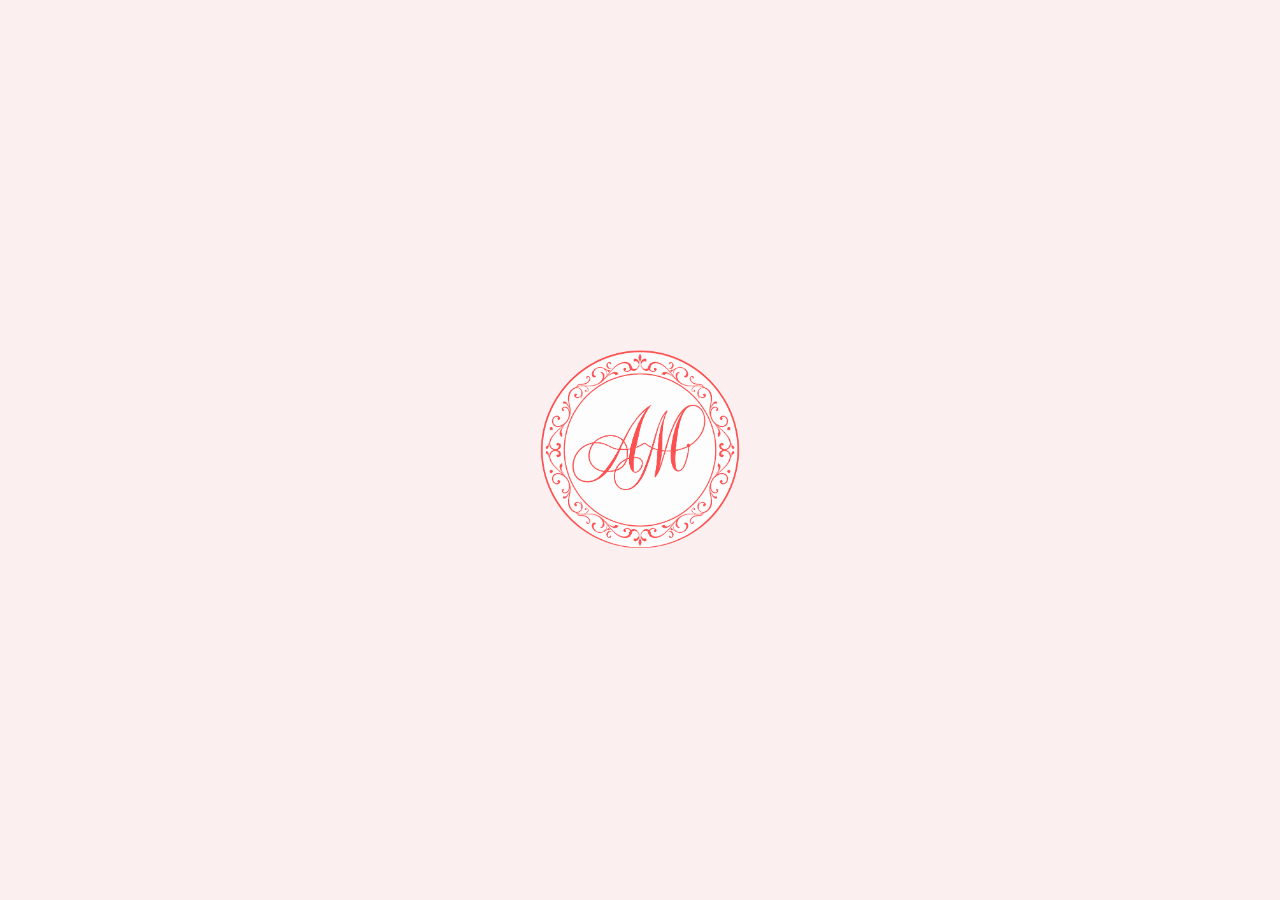
<file: index.html>
<!DOCTYPE html>
<html lang="pt-BR">
<head>
    <meta charset="UTF-8">
    <meta name="viewport" content="width=device-width, initial-scale=1.0">
    <title>Bem-vindos | Nosso Casamento</title>
    <link rel="stylesheet" href="style.css">
</head>
<body>

    <!-- Vídeo de Fundo em Loop -->
    <div class="video-bg-container">
        <video autoplay loop muted playsinline class="video-bg">
            <!-- Substitua pelo link ou caminho do seu vídeo -->
            <source src="Nosso_Quando.mp4" type="video/mp4">
            Seu navegador não suporta vídeos.
        </video>
    </div>

    <!-- Conteúdo Centralizado (Botão de Entrada) -->
    <main class="welcome-container">
        <a href="principal.html" class="enter-btn" title="Entrar no site">
            <!-- Substitua pelo link da sua imagem centralizada -->
            <img src="buton-image.png" alt="Entrar no Site">
        </a>
    </main>
</body>
</html>
</file>
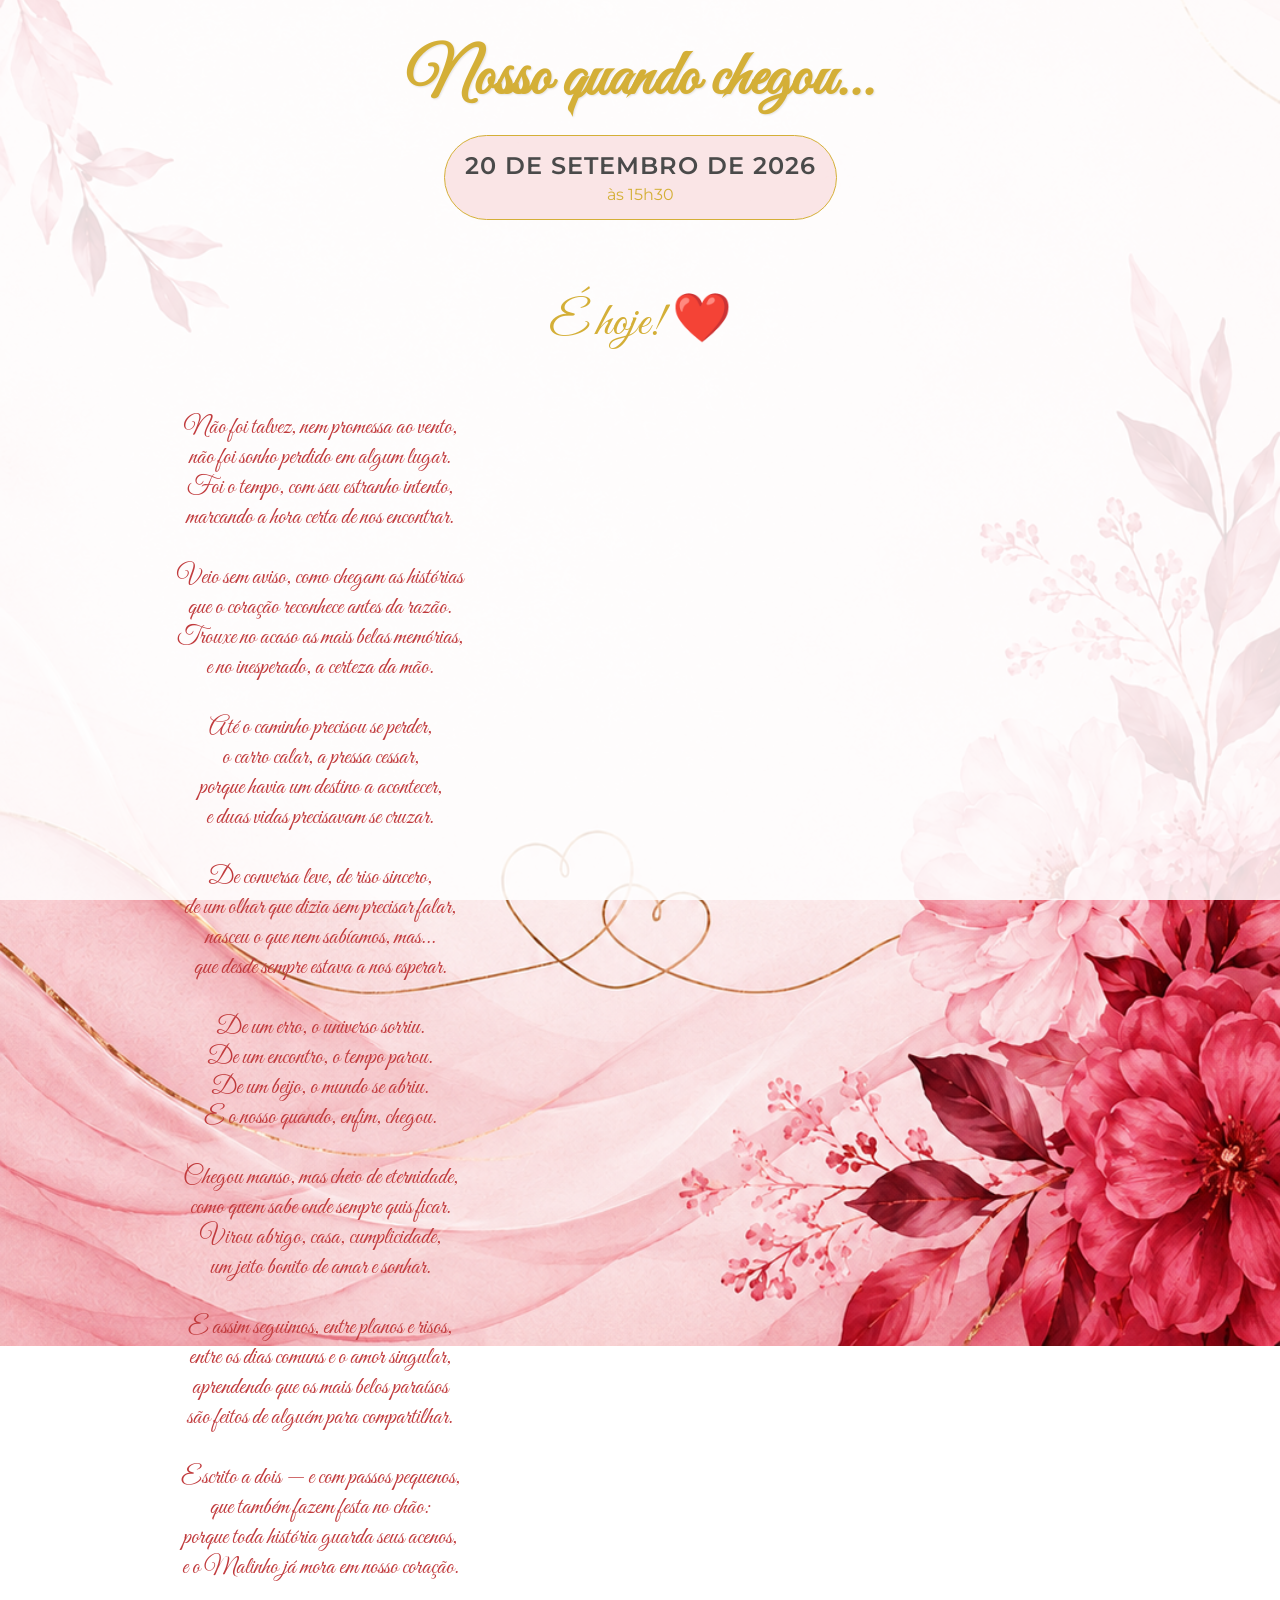
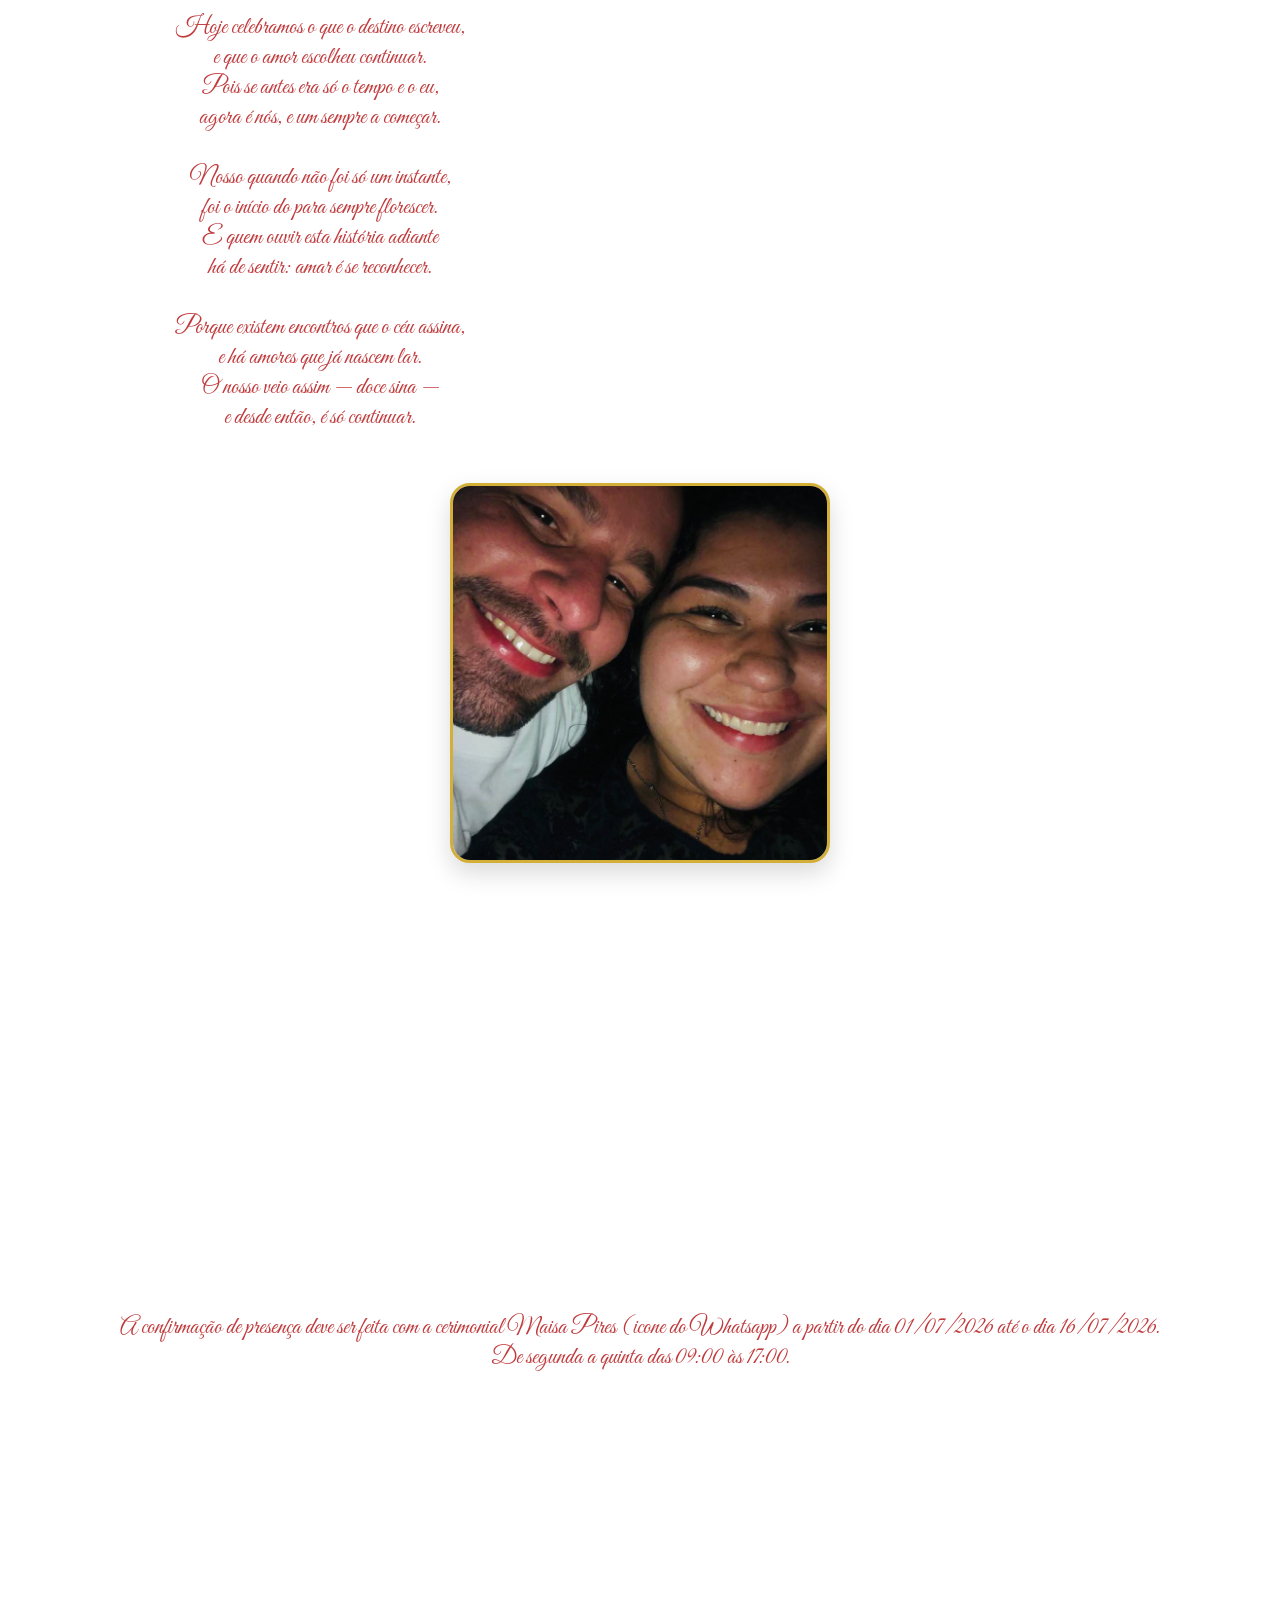
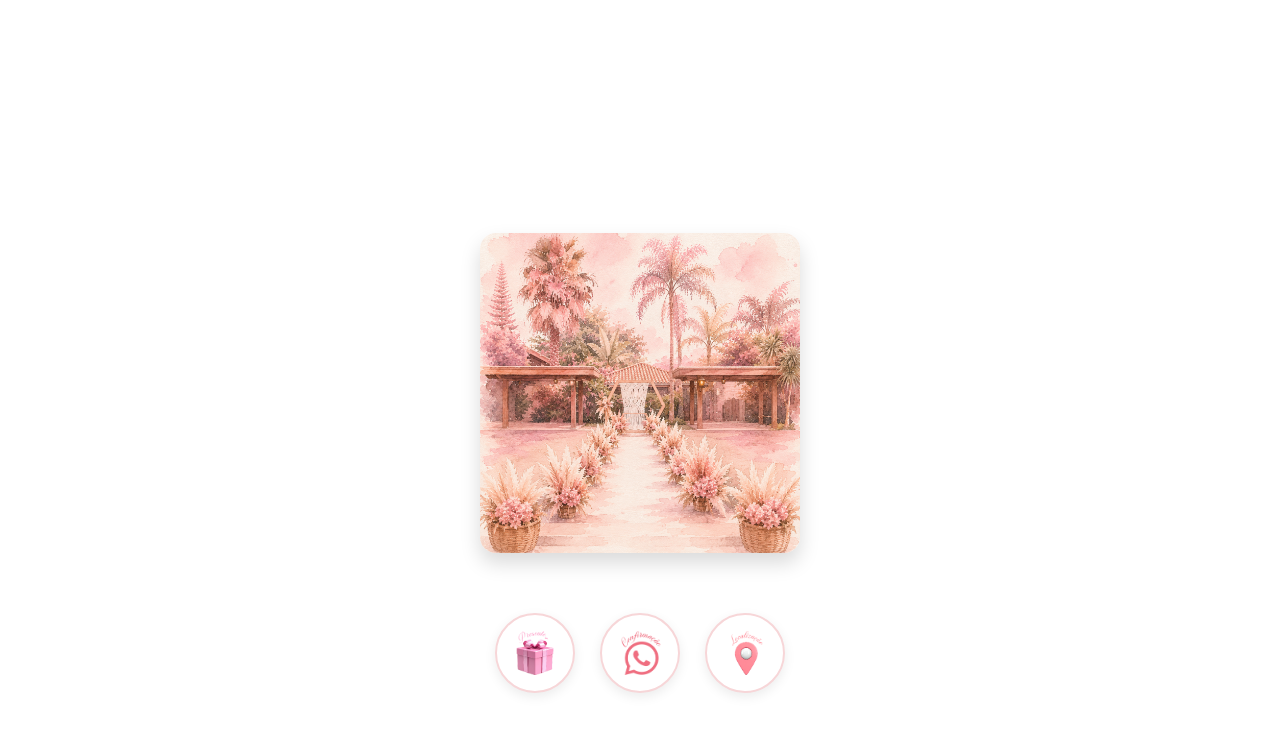
<file: principal.html>
<!DOCTYPE html>
<html lang="pt-BR">
<head>
    <meta charset="UTF-8">
    <meta name="viewport" content="width=device-width, initial-scale=1.0">
    <title>Nosso Casamento | 20.09.2026</title>
    <link rel="stylesheet" href="style.css">
	<!-- favicone -->
	<link rel="icon" type="image/png" href="buton-image.png">
    <!-- Fonte Cursiva Elegante do Google Fonts -->
    <link href="https://fonts.googleapis.com/css2?family=Great+Vibes&family=Montserrat:wght@300;400;600&display=swap" rel="stylesheet">
</head>
<body class="main-page">

<!-- Elemento de áudio configurado para tocar uma única vez -->
    <audio id="meuAudio" src="abertura.ogg"></audio>
	
    <!-- Áudio de Fundo em Loop -->
    <!-- Nota: A maioria dos navegadores modernos exige interação do usuário (como o clique no botão da tela anterior) para permitir o autoplay do áudio -->
    <audio autoplay loop id="bg-music">
        <!-- Substitua pelo link ou caminho da sua música -->
        <source src="background-music.mp3" type="audio/mpeg">
        Seu navegador não suporta áudio.
    </audio>

    <div class="overlay"></div>

    <main class="content-wrapper">
        <!-- Topo / Lettering -->
        <header class="header-section">
            <h1 class="cursive-title">Nosso quando chegou...</h1>
            <div class="date-badge">
                <span class="date-text">20 de Setembro de 2026</span>
                <span class="time-text">às 15h30</span>
            </div>
        </header>

        <!-- Cronômetro Regressivo -->
        <section class="countdown-section">
            <div id="countdown">
                <div class="countdown-item">
                    <span id="days">00</span>
                    <p>Dias</p>
                </div>
                <div class="countdown-item">
                    <span id="hours">00</span>
                    <p>Horas</p>
                </div>
                <div class="countdown-item">
                    <span id="minutes">00</span>
                    <p>Min</p>
                </div>
                <div class="countdown-item">
                    <span id="seconds">00</span>
                    <p>Seg</p>
                </div>
            </div>
        </section>

<div class="conteudo">
        
        <p>
Não foi talvez, nem promessa ao vento,<br>
não foi sonho perdido em algum lugar.<br>
Foi o tempo, com seu estranho intento,<br>
marcando a hora certa de nos encontrar.<br>
<br>
Veio sem aviso, como chegam as histórias<br>
que o coração reconhece antes da razão.<br>
Trouxe no acaso as mais belas memórias,<br>
e no inesperado, a certeza da mão.<br>
<br>
Até o caminho precisou se perder,<br>
o carro calar, a pressa cessar,<br>
porque havia um destino a acontecer,<br>
e duas vidas precisavam se cruzar.<br>
<br>
De conversa leve, de riso sincero,<br>
de um olhar que dizia sem precisar falar,<br>
nasceu o que nem sabíamos, mas...<br>
que desde sempre estava a nos esperar.<br>
<br>
De um erro, o universo sorriu.<br>
De um encontro, o tempo parou.<br>
De um beijo, o mundo se abriu.<br>
E o nosso quando, enfim, chegou.<br>
<br>
Chegou manso, mas cheio de eternidade,<br>
como quem sabe onde sempre quis ficar.<br>
Virou abrigo, casa, cumplicidade,<br>
um jeito bonito de amar e sonhar.<br>
<br>
E assim seguimos, entre planos e risos,<br>
entre os dias comuns e o amor singular,<br>
aprendendo que os mais belos paraísos<br>
são feitos de alguém para compartilhar.<br>
<br>
Escrito a dois — e com passos pequenos,<br>
que também fazem festa no chão:<br>
porque toda história guarda seus acenos,<br>
e o Malinho já mora em nosso coração.<br>
<br>
Hoje celebramos o que o destino escreveu,<br>
e que o amor escolheu continuar.<br>
Pois se antes era só o tempo e o eu,<br>
agora é nós, e um sempre a começar.<br>
<br>
Nosso quando não foi só um instante,<br>
foi o início do para sempre florescer.<br>
E quem ouvir esta história adiante<br>
há de sentir: amar é se reconhecer.<br>
<br>
Porque existem encontros que o céu assina,<br>
e há amores que já nascem lar.<br>
O nosso veio assim — doce sina —<br>
e desde então, é só continuar.
</p>
    </div>

		
<section class="carousel-section">
    <div class="carousel-container">
        <div class="carousel-track" id="carouselTrack">
            
            <img src="foto1.jpg" alt="Foto do Casal 1">
            <img src="foto2.jpg" alt="Foto do Casal 2">
            <img src="foto3.jpg" alt="Foto do Casal 3">
            <img src="foto4.jpg" alt="Foto do Casal 4">
	    	<img src="foto5.jpg" alt="Foto do Casal 5">
            <img src="foto6.jpg" alt="Foto do Casal 6">
            <img src="foto7.jpg" alt="Foto do Casal 7">
            <img src="foto8.jpg" alt="Foto do Casal 8">
	    	<img src="foto9.jpg" alt="Foto do Casal 9">
            <img src="foto10.jpg" alt="Foto do Casal 10">
            <img src="foto11.jpg" alt="Foto do Casal 11">
            <img src="foto12.jpg" alt="Foto do Casal 12">
	    	<img src="foto13.jpg" alt="Foto do Casal 13">
            <img src="foto14.jpg" alt="Foto do Casal 14">
            <img src="foto15.jpg" alt="Foto do Casal 15">
            <img src="foto16.jpg" alt="Foto do Casal 16">
	    	<img src="foto17.jpg" alt="Foto do Casal 17">
            <img src="foto18.jpg" alt="Foto do Casal 18">
            <img src="foto19.jpg" alt="Foto do Casal 19">
			<img src="foto20.jpg" alt="Foto do Casal 20">
			<img src="foto21.jpg" alt="Foto do Casal 21">
			<img src="foto22.jpg" alt="Foto do Casal 22">
			<img src="foto23.jpg" alt="Foto do Casal 23">
			<img src="foto24.jpg" alt="Foto do Casal 24">
			<img src="foto25.jpg" alt="Foto do Casal 25">
			<img src="foto26.jpg" alt="Foto do Casal 26">
			<img src="foto27.jpg" alt="Foto do Casal 27">
			<img src="foto28.jpg" alt="Foto do Casal 28">
			<img src="foto29.jpg" alt="Foto do Casal 29">
			<img src="foto30.jpg" alt="Foto do Casal 30">
			<img src="foto31.jpg" alt="Foto do Casal 31">
			<img src="foto32.jpg" alt="Foto do Casal 32">
			<img src="foto33.jpg" alt="Foto do Casal 33">
           </div>
    </div>
</section>
<!-- legenda para a confirmação de presença -->
<div  class="legenda">
			A confirmação de presença deve ser feita com a cerimonial Maisa Pires (icone do Whatsapp) a partir do dia 01/07/2026 até o dia 16/07/2026.<br>
				De segunda a quinta das 09:00 às 17:00.<br> 	
</div>
	<div class="aquarela">
        <img src="Aquarela.png" alt="Minha Imagem Estática" class="imagem-estilizada">
    </div>	
        <!-- Rodapé com Links Externos (Imagens) -->
        <footer class="footer-links">
            <a href="https://site.lejour.com.br/alinemateus" target="_blank" rel="noopener noreferrer" class="footer-img-link">
                <img src="presente.png" alt="Lista de Presentes">
            </a>
            <a href="https://wa.me/19981698716" target="_blank" rel="noopener noreferrer" class="footer-img-link">
                <img src="whatsapp.png" alt="Confirmar Presença">
            </a>
            <a href="https://maps.app.goo.gl/qRrJqCVZe5EESsUh6?g_st=aw" target="_blank" rel="noopener noreferrer" class="footer-img-link">
                <img src="maps.png" alt="Localização">
            </a>		
        </footer>
    </main>

    <!-- Script do Cronômetro -->
    <script>
		 // Função para tentar tocar o áudio assim que a página carrega
        window.addEventListener('DOMContentLoaded', () => {
            const audio = document.getElementById('meuAudio');
            
            // Tenta reproduzir o áudio automaticamente
            audio.play().catch(error => {
                console.log("A reprodução automática foi bloqueada pelo navegador. O áudio tocará no primeiro clique do usuário.");
                
                // Os navegadores modernos bloqueiam som automático sem interação prévia.
                // Esse código garante que o som toque assim que o usuário clicar em qualquer lugar da tela.
                document.addEventListener('click', () => {
                    audio.play();
                }, { once: true }); // O 'once: true' garante que esse evento só rode uma vez
            });
        });
		
        // Define a data do casamento (20 de Setembro de 2026 às 15:30)
        const weddingDate = new Date("Sep 20, 2026 15:30:00").getTime();

        const timer = setInterval(function() {
            const now = new Date().getTime();
            const distance = weddingDate - now;

            // Cálculos de tempo
            const days = Math.floor(distance / (1000 * 60 * 60 * 24));
            const hours = Math.floor((distance % (1000 * 60 * 60 * 24)) / (1000 * 60 * 60));
            const minutes = Math.floor((distance % (1000 * 60 * 60)) / (1000 * 60));
            const seconds = Math.floor((distance % (1000 * 60)) / 1000);

            // Exibe o resultado nos elementos correspondentes
            document.getElementById("days").innerText = days < 10 ? "0" + days : days;
            document.getElementById("hours").innerText = hours < 10 ? "0" + hours : hours;
            document.getElementById("minutes").innerText = minutes < 10 ? "0" + minutes : minutes;
            document.getElementById("seconds").innerText = seconds < 10 ? "0" + seconds : seconds;

            // Se a contagem regressiva terminar
            if (distance < 0) {
                clearInterval(timer);
                document.getElementById("countdown").innerHTML = "<div class='wedding-day'>É hoje! ❤️</div>";
            }
        }, 1000);

        // Tentativa de forçar o autoplay do áudio após a transição de página
        window.addEventListener('DOMContentLoaded', () => {
            const audio = document.getElementById('bg-music');
            audio.play().catch(() => {
                console.log("O navegador bloqueou o autoplay. O áudio tocará ao primeiro clique na tela.");
                document.body.addEventListener('click', () => audio.play(), { once: true });
            });
        });

// Configurações do Carrossel Automático
    const track = document.getElementById('carouselTrack');
    const slides = Array.from(track.children);
    let currentIndex = 0;
    const intervalTime = 3000; // Tempo de exibição de cada foto (3000ms = 3 segundos)

    function moveCarousel() {
        currentIndex++;
        
        // Se chegar ao fim, volta para a primeira imagem de forma suave
        if (currentIndex >= slides.length) {
            currentIndex = 0;
        }
        
        // Calcula o deslocamento horizontal baseado na imagem atual
        const amountToMove = currentIndex * 100;
        track.style.transform = `translateX(-${amountToMove}%)`;
    }

    // Inicia o carrossel automático apenas se houver imagens cadastradas
    if (slides.length > 0) {
        setInterval(moveCarousel, intervalTime);
    }
    </script>
</body>
</html>
</file>
<file: style.css>
/* ==========================================
   CONFIGURAÇÕES GERAIS & PALETA DE CORES
   Cores: Rosa (#F7D6D8), Dourado (#D4AF37), Branco (#FFFFFF)
   ========================================== */
* {
    margin: 0;
    padding: 0;
    box-sizing: border-box;
}

body {
    font-family: 'Montserrat', sans-serif;
    color: #4A4A4A;
    background-color: #FFFFFF;
    overflow-x: hidden;
    min-height: 100vh;
}

/* ==========================================
   TELA DE BOAS-VINDAS (index.html)
   ========================================== */
.video-bg-container {
    position: fixed;
    top: 0;
    left: 0;
    width: 100%;
    height: 100%;
    z-index: -1;
    overflow: hidden;
}

.video-bg {
    width: 100%;
    height: 100%;
    object-fit: cover;
}

.welcome-container {
    display: flex;
    justify-content: center;
    align-items: center;
    height: 100vh;
    width: 100vw;
    background: rgba(247, 214, 216, 0.4); /* Filtro suave rosa sobre o vídeo */
}

.enter-btn {
    display: block;
    max-width: 200px;
    width: 60%;
    transition: transform 0.3s ease;
    animation: pulse 2s infinite;
}

.enter-btn img {
    width: 100%;
    height: auto;
    display: block;
}

@keyframes pulse {
    0% { transform: scale(1); }
    50% { transform: scale(1.05); }
    100% { transform: scale(1); }
}

/* ==========================================
   PÁGINA PRINCIPAL (principal.html)
   ========================================== */
.main-page {
    /* Substitua pelo link ou caminho da imagem de fundo da página principal */
    background: url('site-background.png') no-repeat center center fixed;
    background-size: cover;
    position: relative;
}

/* Filtro translúcido branco/rosa para dar leitura ao texto */
.overlay {
    position: fixed;
    top: 0;
    left: 0;
    width: 100%;
    height: 100%;
    background: rgba(255, 255, 255, 0.85); 
    z-index: 1;
}

.content-wrapper {
    position: relative;
    z-index: 2;
    display: flex;
    flex-direction: column;
    justify-content: space-between;
    min-height: 100vh;
    padding: 40px 20px;
    text-align: center;
}

/* Header & Lettering */
.header-section {
    margin-bottom: 30px;
}

.cursive-title {
    font-family: 'Great Vibes', cursive;
    font-size: 2.8rem;
    color: #D4AF37; /* Dourado */
    margin-bottom: 15px;
    text-shadow: 1px 1px 2px rgba(0, 0, 0, 0.1);
}

.date-badge {
    background-color: rgba(247, 214, 216, 0.6); /* Rosa claro suave */
    border: 1px solid #D4AF37; /* Linha fina em dourado */
    padding: 15px 20px;
    border-radius: 50px;
    display: inline-block;
}

.date-text {
    display: block;
    font-size: 1.2rem;
    font-weight: 600;
    letter-spacing: 1px;
    color: #4A4A4A;
    text-transform: uppercase;
}

.time-text {
    display: block;
    font-size: 1rem;
    color: #D4AF37;
    font-weight: 400;
    margin-top: 5px;
}

/* Cronômetro Regressivo */
.countdown-section {
    margin: 40px 0;
}

#countdown {
    display: flex;
    justify-content: center;
    gap: 15px;
}

.countdown-item {
    background: #FFFFFF;
    border-radius: 12px;
    padding: 12px 0;
    width: 70px;
    box-shadow: 0 4px 10px rgba(0, 0, 0, 0.05);
    border-bottom: 3px solid #F7D6D8; /* Detalhe em rosa */
}

.countdown-item span {
    font-size: 1.6rem;
    font-weight: 600;
    color: #D4AF37; /* Dourado */
    display: block;
}

.countdown-item p {
    font-size: 0.75rem;
    text-transform: uppercase;
    letter-spacing: 1px;
    color: #8A8A8A;
    margin-top: 4px;
}

.wedding-day {
    font-family: 'Great Vibes', cursive;
    font-size: 3rem;
    color: #D4AF37;
}

/* Rodapé / Links de Imagem */
.footer-links {
    display: flex;
    justify-content: center;
    align-items: center;
    gap: 25px;
    margin-top: auto;
    padding-top: 20px;
}

.footer-img-link {
    display: inline-block;
    width: 75px;
    height: 75px;
    border-radius: 50%;
    background-color: #FFFFFF;
    border: 2px solid #F7D6D8;
    padding: 12px;
    box-shadow: 0 4px 12px rgba(0, 0, 0, 0.08);
    transition: all 0.3s ease;
}

.footer-img-link:active, .footer-img-link:hover {
    transform: translateY(-5px);
    border-color: #D4AF37; /* Muda para dourado no toque/hover */
}

.footer-img-link img {
    width: 100%;
    height: 100%;
    object-fit: contain;
}

/* ==========================================
   CARROSSEL DE IMAGENS (COMPLEMENTAR)
   ========================================== */
.carousel-section {
    width: 100%;
    max-width: 320px; /* Tamanho ideal padrão para smartphones */
    margin: 30px auto; /* Centraliza na página e dá espaçamento */
    padding: 0 10px;
}

.carousel-container {
    width: 100%;
    aspect-ratio: 1 / 1; /* Mantém o carrossel perfeitamente quadrado. Se preferir retangular (paisagem), mude para 4 / 3 */
    overflow: hidden; /* Esconde as imagens que estão na "fila" lateral */
    border: 3px solid #D4AF37; /* Lindo acabamento em Borda Dourada */
    border-radius: 20px; /* Cantos arredondados */
    box-shadow: 0 10px 25px rgba(0, 0, 0, 0.15); /* Sombra projetada suave e elegante */
    background-color: #FFFFFF;
}

.carousel-track {
    display: flex;
    width: 100%;
    height: 100%;
    transition: transform 0.6s cubic-bezier(0.25, 1, 0.5, 1); /* Transição horizontal suave */
}

.carousel-track img {
    width: 100%;
    height: 100%;
    object-fit: cover; /* Faz a foto preencher o quadrado sem distorcer ou esticar */
    flex-shrink: 0; /* Garante que cada imagem ocupe exatamente 100% do espaço visual */
}

/* Ajuste para telas um pouco maiores (Tablets/PCs) */
@media (min-width: 768px) {
    .carousel-section {
        max-width: 400px; /* Fica ligeiramente maior em telas grandes */
    }
}

 /* Importando uma fonte cursiva bonita do Google Fonts */
        @import url('https://fonts.googleapis.com/css2?family=Great+Vibes&display=swap');

              /* Estilização do container de texto */
        .conteudo {
           margin: 0;
            padding: 0;
            min-height: 100vh;
            display: flex;
            justify-content: center;
            align-items: center;
            text-align: center;
            font-family: 'Great Vibes', cursive;
            max-width: 600px;
            padding: 20px;
        }

        /* Estilo do Texto */
        .conteudo p {
            color: #C13B3D;
            font-size: 1.5rem; /* Tamanho do corpo do texto */
            margin-top: 0;
        }
.legenda{
            margin: 0;
            padding: 0;
            min-height: 100vh;
            display: flex;
            justify-content: center;
            align-items: center;
            text-align: center;
           font-size: 1.5rem;
            font-family: 'Great Vibes', cursive;
            color: #C13B3D;
}

/* imagem aquarela */
.aquarela {
            /* Define o tamanho exato da div */
            width: 320px;
            height: 320px;
            
            /* Cria as bordas arredondadas na div */
            border-radius: 16px;
            
            /* Adiciona a sombra projetada (suave e elegante) */
            box-shadow: 0 10px 20px rgba(0, 0, 0, 0.15);
            
            /* Garante que a imagem respeite as bordas arredondadas da div */
            overflow: hidden; 
            
            /* Opcional: apenas para centralizar a div na tela neste exemplo */
            margin: 40px auto; 
        }

        .imagem-estilizada {
            width: 100%;
            height: 100%;
            /* Garante que a imagem preencha o espaço sem distorcer */
            object-fit: cover; 
            display: block;
        }
/* ==========================================
   AJUSTES PARA TELAS MAIORES (Tablets/PCs)
   ========================================== */
@media (min-width: 768px) {
    .cursive-title {
        font-size: 4rem;
    }
    .date-text {
        font-size: 1.5rem;
    }
    .countdown-item {
        width: 90px;
        padding: 18px 0;
    }
    .countdown-item span {
        font-size: 2.2rem;
    }
    .footer-img-link {
        width: 80px;
        height: 80px;
        padding: 16px;
    }
}
</file>
